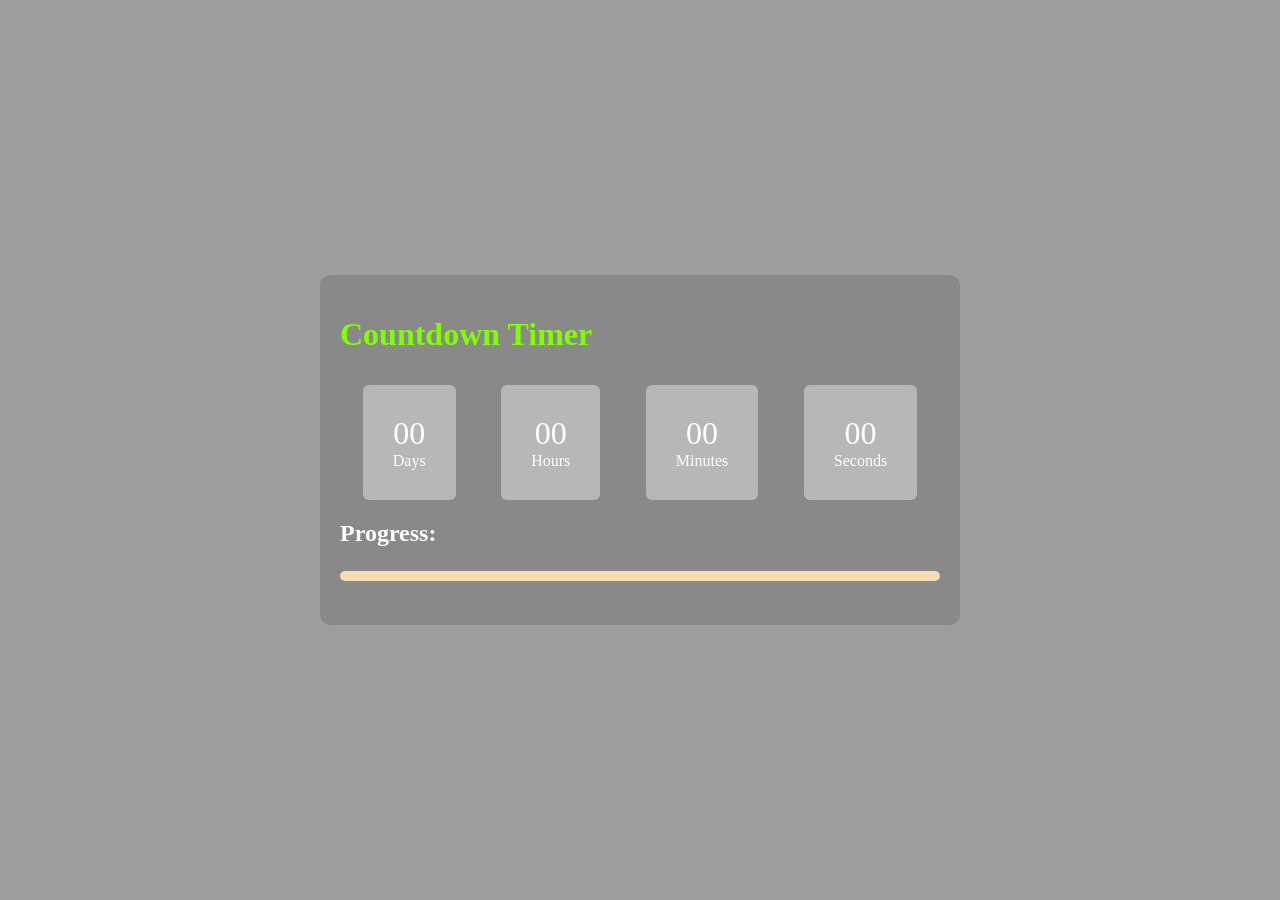
<file: countdown-miniapp/index.html>
<!DOCTYPE html>
<html lang="en">

<head>
    <meta charset="UTF-8">
    <meta name="viewport" content="width=device-width, initial-scale=1.0">
    <title>Countdown App</title>
    <style>
        body {
            background-color: #9e9c9c;
            color: white;
            display: flex;
            justify-content: center;
            align-items: center;
            margin: 0;
            height: 100vh;
        }

        .container {
            width: 80%;
            max-width: 600px;
            margin: 0 auto;
            background-color: #898989;
            padding: 20px;
            border-radius: 10px;
        }

        h1 {
            font-size: 2em;
            margin-bottom: 1em;
            color: chartreuse;
        }

        h2 {
            font-size: 1.5em;
            margin-bottom: 1em;
        }

        #countdown {
            display: flex;
            justify-content: space-around;
        }

        #countdown div {
            padding: 30px;
            border-radius: 6px;
            background-color: #b7b7b7;
            display: flex;
            flex-direction: column;
            text-align: center;
        }

        span {
            font-size: xx-large;
        }

        .progress-container {
            background: wheat;
            width: 100%;
            height: 10px;
            border-radius: 6px;
            margin-bottom: 1.5rem;
            overflow: hidden;
        }

        #progress-bar {
            background: chartreuse;
            width: 0%;
            height: 100%;
            border-radius: 6px;
            transition: width 1s ease-in-out;
        }
    </style>
</head>

<body>
    <div class="container">
        <!-- timer heading
        day/hr/min/sec blocks
        progress heading
        progress bar -->

        <h1>Countdown Timer</h1>

        <div id="countdown">
            <div><span id="days">00</span>Days</div>
            <div><span id="hours">00</span>Hours</div>
            <div><span id="minutes">00</span>Minutes</div>
            <div><span id="seconds">00</span>Seconds</div>
        </div>

        <h2>Progress:</h2>

        <div class="progress-container">
            <div id="progress-bar"></div>
        </div>
    </div>

    <script src="script.js"></script>
</body>

</html>
</file>
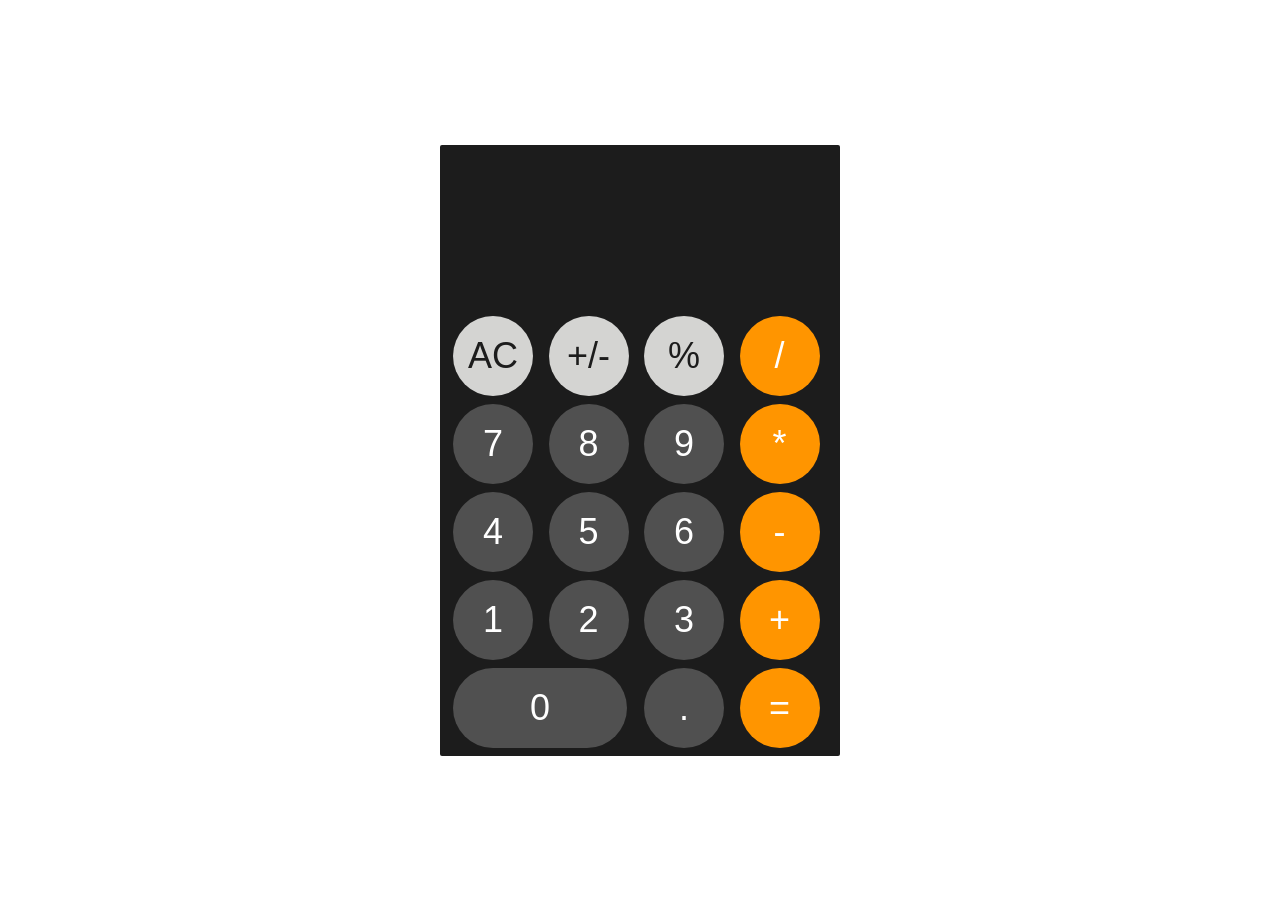
<file: js-calculator/index.html>
<!DOCTYPE html>
<html lang="en">

<head>
    <meta charset="UTF-8">
    <meta name="viewport" content="width=device-width, initial-scale=1.0">
    <title>Calculator</title>
    <link rel="stylesheet" href="style.css">
</head>

<body>
    <div id="calculator">
        <input type="text" id="display" readonly>
        <div id="buttons"></div>
    </div>

    <script src="script.js"></script>
</body>

</html>
</file>
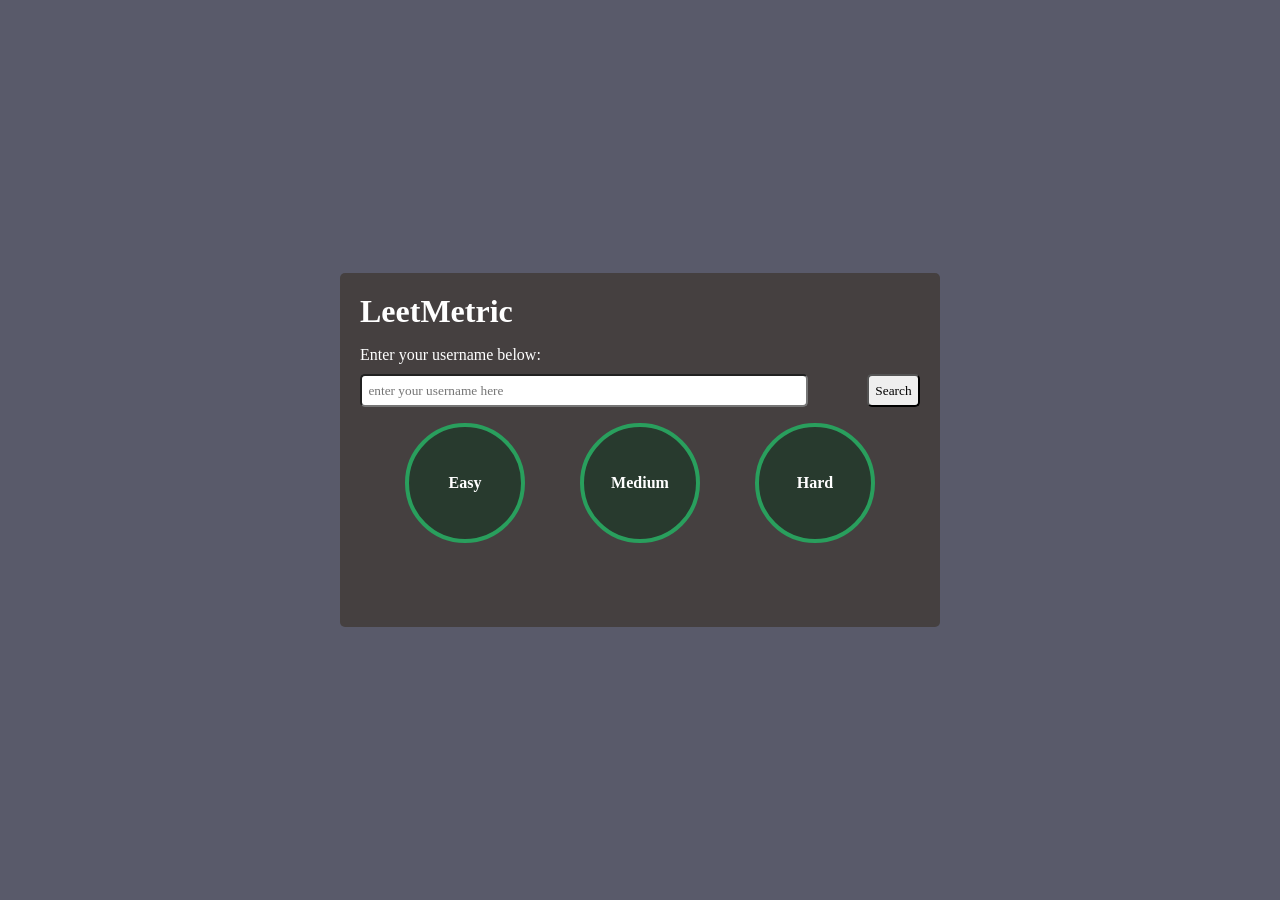
<file: js-leetcode-metrics/index.html>
<!DOCTYPE html>
<html lang="en">
<head>
    <meta charset="UTF-8">
    <meta name="viewport" content="width=device-width, initial-scale=1.0">
    <title>LeetMetric</title>
    <link rel="stylesheet" href="style.css">
</head>
<body>
    
    <div class="container">
        <!-- heading
        user
        stats -->
        <h1>LeetMetric</h1>

        <div class="user-container">
            <p>Enter your username below:</p>
            <div class="user-input-container">
                <input type="text" placeholder="enter your username here" id="user-input">
                <button id="search-btn">Search</button>
            </div>
        </div>

        <div class="stats-container">
            
            <div class="progress">

                <div class="progress-item">
                    <div class="easy-progress circle">
                        <span id="easy-label"></span>
                        <p>Easy</p>
                    </div>
                </div>

                <div class="progress-item ">
                    <div class="medium-progress circle">
                        <span id="medium-label"></span>
                        <p>Medium</p>
                    </div>
                </div>

                <div class="progress-item ">
                    <div class="hard-progress circle">
                        <span id="hard-label"></span>
                        <p>Hard</p>
                    </div>
                </div>

            </div>

            <div class="stats-cards">
                <!-- directly populate card here from the JS code -->
            </div>

        </div>

    </div>

    <script src="script.js"></script>
</body>
</html>
</file>
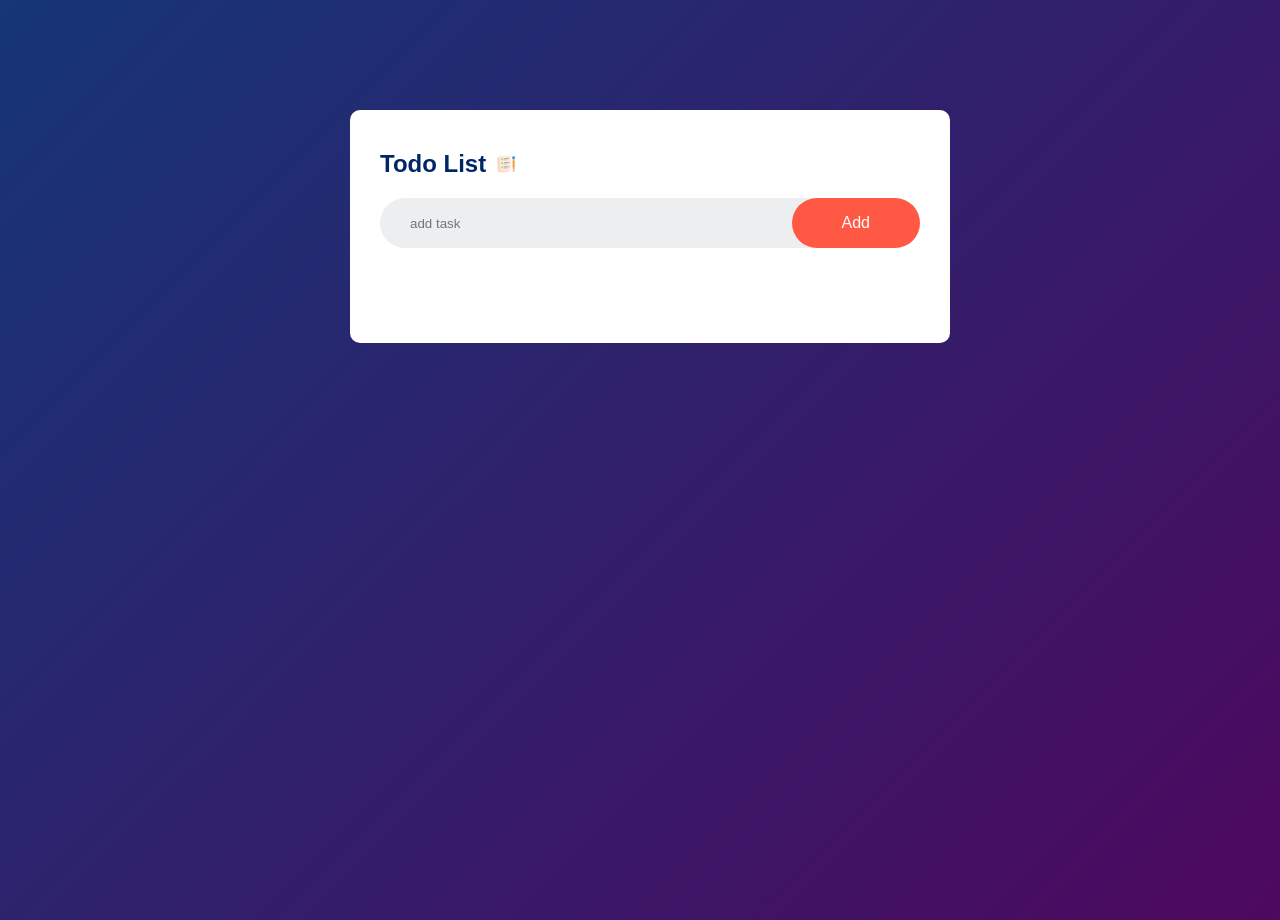
<file: js-todo-list/index.html>
<!DOCTYPE html>
<html lang="en">

<head>
    <meta charset="UTF-8">
    <meta name="viewport" content="width=device-width, initial-scale=1.0">
    <title>Todo List App</title>
    <link rel="stylesheet" href="style.css">
</head>

<body>
    <div class="container">
        <div class="todo-app">
            <h2>Todo List
                <img src="images/icon.png" alt="app-icon">
            </h2>

            <div class="row">
                <input type="text" id="input-box" placeholder="add task">
                <button onclick="addTask()"> Add </button>
            </div>

            <ul id="list-container">
                <!-- <li class="checked">Task 1</li>
                <li>Task 2</li>
                <li>Task 3</li> -->
            </ul>
        </div>
    </div>

    <script src="script.js"></script>
</body>

</html>
</file>
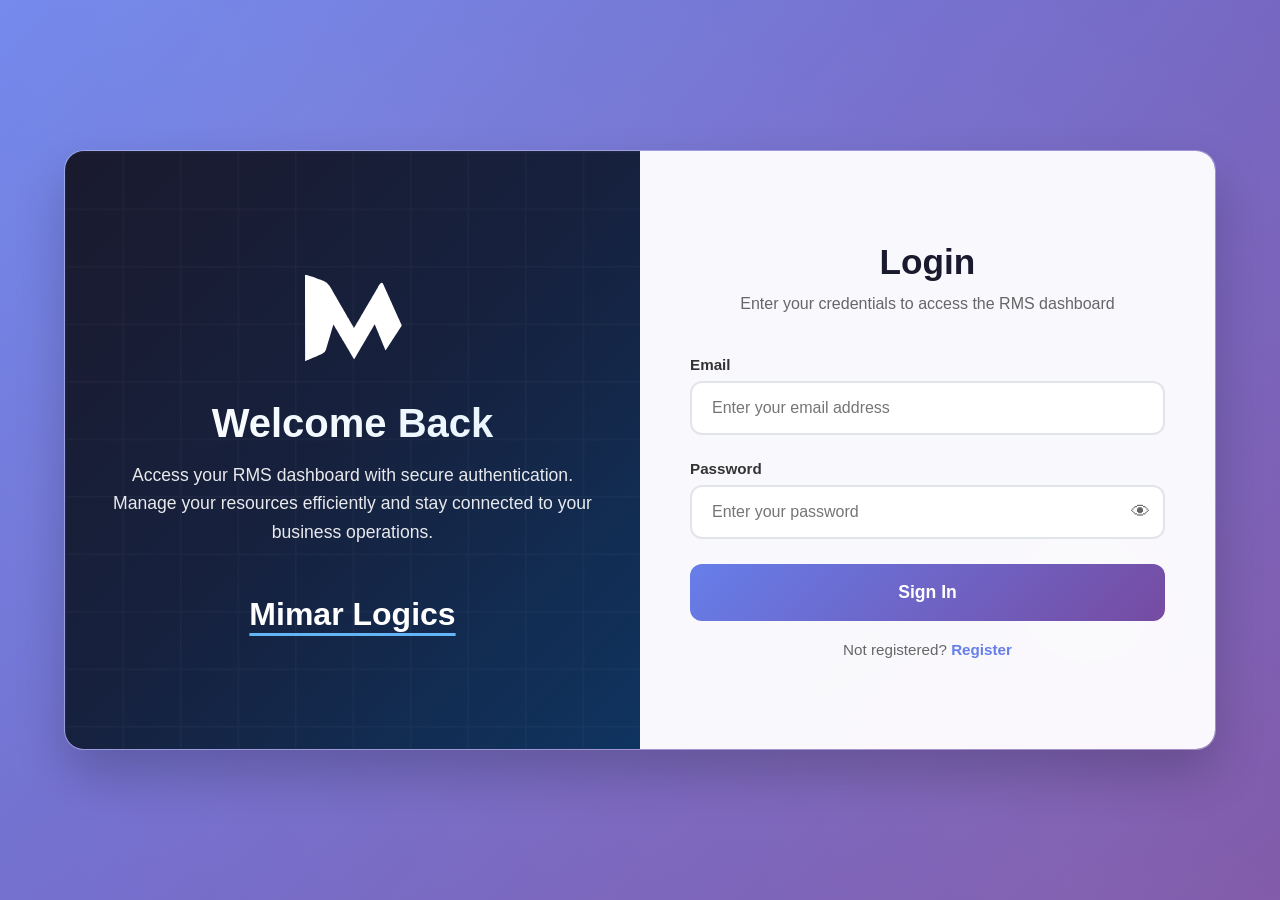
<file: login-ui/index.html>
<!DOCTYPE html>
<html lang="en">

<head>
    <meta charset="UTF-8">
    <meta name="viewport" content="width=device-width, initial-scale=1.0">
    <title>RMS-Login</title>
    <link rel="icon" href="./assets/favicon.svg" type="image/png" />
    <link rel="stylesheet" href="styles.css">
</head>

<body>

    <div class="bg-animation">
        <div class="floating-shapes">
            <div class="shape"></div>
            <div class="shape"></div>
            <div class="shape"></div>
        </div>
    </div>

    <div class="container">
        <div class="left-panel">
            <div>
                <img class="logo" src="./assets/logo-white.svg" alt="">
            </div>
            <div class="welcome-text">
                <h2>Welcome Back</h2>
                <p>Access your RMS dashboard with secure authentication. Manage your resources efficiently and stay
                    connected to your business operations.</p>
            </div>
            <div class="company-name">Mimar Logics</div>
        </div>

        <div class="right-panel">
            <div class="login-header">
                <h1>Login</h1>
                <p>Enter your credentials to access the RMS dashboard</p>
            </div>

            <form id="loginForm">
                <div class="form-group">
                    <label for="email">Email</label>
                    <div class="input-wrapper">
                        <input type="email" id="email" class="form-control" placeholder="Enter your email address"
                            required>
                    </div>
                </div>

                <div class="form-group">
                    <label for="password">Password</label>
                    <div class="input-wrapper">
                        <input type="password" id="password" class="form-control" placeholder="Enter your password"
                            required>
                        <button type="button" class="password-toggle" onclick="togglePassword()">👁</button>
                    </div>
                </div>

                <button type="submit" class="btn-primary" id="submitBtn">
                    <span id="btnText">Sign In</span>
                </button>

                <div class="register-link">
                    Not registered? <a href="#" onclick="showRegisterMessage()">Register</a>
                </div>
            </form>
        </div>
    </div>

    <script src="script.js"></script>
</body>

</html>
</file>
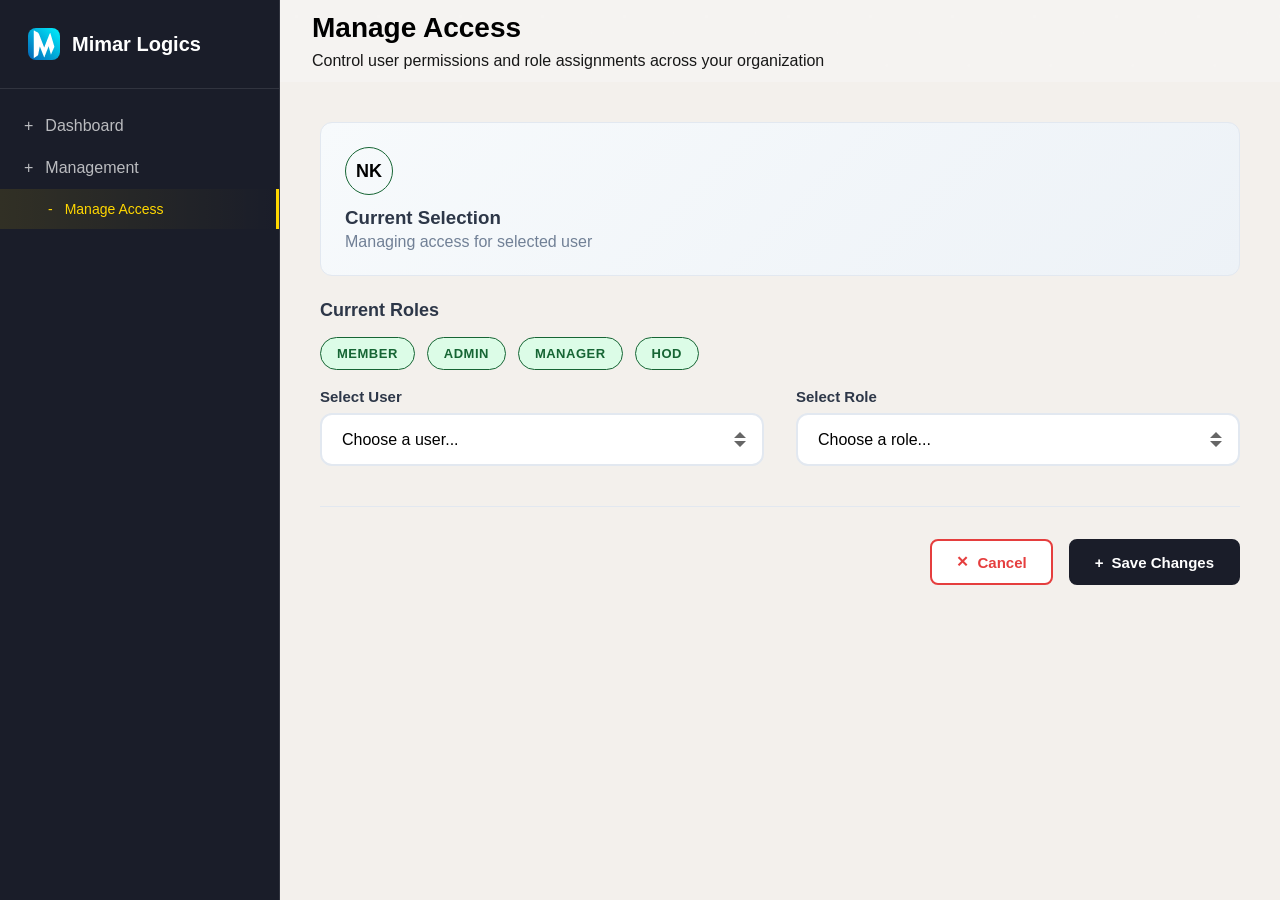
<file: rms-manage-access/index.html>
<!DOCTYPE html>
<html lang="en">

<head>
    <meta charset="UTF-8">
    <meta name="viewport" content="width=device-width, initial-scale=1.0">
    <title>Manage Access</title>
    <link rel="icon" href="./assets/favicon.svg" type="image/png" />
    <link rel="stylesheet" href="styles.css">
</head>

<body>
    <div class="sidebar">
        <div class="logo">
            <h1> 
                <div class="">
                    <img class="logo-icon" src="./assets/logo-white.svg" alt="">
                </div>
                Mimar Logics
            </h1>
        </div>
        <div class="nav-section">
            <div class="nav-item">
                <span>+</span> Dashboard
            </div>
            <div class="nav-item">
                <span>+</span> Management
            </div>
            <div class="nav-item sub-item active">
                <span>-</span> Manage Access
            </div>
        </div>
    </div>

    <div class="main-content">
        <div class="header">
            <h2>Manage Access</h2>
            <p>Control user permissions and role assignments across your organization</p>
        </div>

        <div class="content">
            <div class="user-card">
                <div class="user-avatar">NK</div>
                <h3 style="color: #2d3748; margin-bottom: 4px;">Current Selection</h3>
                <p style="color: #718096;">Managing access for selected user</p>
            </div>
            
            <div>
                <h3 style="color: #2d3748; margin-bottom: 16px; font-size: 18px;">Current Roles</h3>
                <div class="role-badges">
                    <div class="role-badge member">Member</div>
                    <div class="role-badge admin">Admin</div>
                    <div class="role-badge manager">Manager</div>
                    <div class="role-badge hod">HOD</div>
                </div>
            </div> <br>

            <div class="form-grid">
                <div class="form-group">
                    <label class="form-label">Select User</label>
                    <select class="form-select" id="userSelect" onclick="toggleDropdown('userDropdown')">
                        <option value="">Choose a user...</option>
                    </select>
                    <div class="dropdown-options" id="userDropdown">
                        <input type="text" class="dropdown-search" id="userSearch" placeholder="Search users..."
                            onkeyup="filterOptions('userDropdown', 'userSearch')">
                        <div class="dropdown-list">
                            <div class="dropdown-option" onclick="selectUser('Naveed Khan')">Naveed Khan</div>
                            <div class="dropdown-option" onclick="selectUser('Ahmed Ali')">Ahmed Ali</div>
                            <div class="dropdown-option" onclick="selectUser('Sarah Ahmed')">Sarah Ahmed</div>
                            <div class="dropdown-option" onclick="selectUser('Hassan Khan')">Hassan Khan</div>
                            <div class="dropdown-option" onclick="selectUser('Fatima Sheikh')">Fatima Sheikh</div>
                            <div class="dropdown-option" onclick="selectUser('Ali Raza')">Ali Raza</div>
                            <div class="dropdown-option" onclick="selectUser('Zara Khan')">Zara Khan</div>
                            <div class="dropdown-option" onclick="selectUser('Muhammad Usman')">Muhammad Usman</div>
                        </div>
                    </div>
                </div>

                <div class="form-group">
                    <label class="form-label">Select Role</label>
                    <select class="form-select" id="roleSelect" onclick="toggleDropdown('roleDropdown')">
                        <option value="">Choose a role...</option>
                    </select>
                    <div class="dropdown-options" id="roleDropdown">
                        <input type="text" class="dropdown-search" id="roleSearch" placeholder="Search roles..."
                            onkeyup="filterOptions('roleDropdown', 'roleSearch')">
                        <div class="dropdown-list">
                            <div class="dropdown-option" onclick="selectRole('Member')">Member</div>
                            <div class="dropdown-option" onclick="selectRole('Admin')">Admin</div>
                            <div class="dropdown-option" onclick="selectRole('Manager')">Manager</div>
                            <div class="dropdown-option" onclick="selectRole('HOD')">HOD</div>
                            <div class="dropdown-option" onclick="selectRole('Team Lead')">Team Lead</div>
                            <div class="dropdown-option" onclick="selectRole('Developer')">Developer</div>
                            <div class="dropdown-option" onclick="selectRole('Designer')">Designer</div>
                            <div class="dropdown-option" onclick="selectRole('Analyst')">Analyst</div>
                        </div>
                    </div>
                </div>
            </div>

            <!-- <div>
                <h3 style="color: #2d3748; margin-bottom: 16px; font-size: 18px;">Current Roles</h3>
                <div class="role-badges">
                    <div class="role-badge member">Member</div>
                    <div class="role-badge admin">Admin</div>
                    <div class="role-badge manager">Manager</div>
                    <div class="role-badge hod">HOD</div>
                </div>
            </div> -->

            <div class="action-buttons">
                <button class="btn btn-secondary">
                    <span>✕</span> Cancel
                </button>
                <button class="btn btn-primary">
                    <span>+</span> Save Changes
                </button>
            </div>
        </div>
    </div>

    <script src="script.js"></script>
</body>

</html>
</file>
<file: js-calculator/style.css>
* {
  margin: 0;
  padding: 0;
  box-sizing: border-box;
  font-family: "Gill Sans", "Gill Sans MT", Calibri, "Trebuchet MS", sans-serif;
}

html,
body {
  height: 100%;
  width: 100%;
}

body {
  /* background-color: lightseagreen; */
  /* background-color: rgb(32, 35, 37); */
  display: flex;
  align-items: center;
  justify-content: center;
}

#calculator {
  background-color: #1c1c1c;
  padding: 60px 5px 0px 5px;
  width: 400px;
  max-width: 400px;
  border-radius: 2px;
}

#display {
  background-color: #1c1c1c;
  color: white;
  text-align: center;
  font-size: 90px;
  border: none;
  outline: none;
  width: 100%;
  box-sizing: border-box;
}

#buttons {
  display: grid;
  grid-template-columns: repeat(4, 1fr);
  gap: 8px;
  padding: 8px;
}

#buttons button {
  width: 80px;
  height: 80px;
  background-color: #505050;
  color: white;

  /* pink theme */
  /* background-color: #ff6b6b ; */
  /* cyan theme */
  /* color: #00d4ff; */

  font-size: 36px;
  text-align: center;
  border-radius: 40px;
  border: none;
}

#buttons button:hover {
  /* background-color: #ff9aa2 ; */
  cursor: pointer;
  opacity: 70%;
}

#buttons button:active {
  opacity: 90%;
}
</file>
<file: js-leetcode-metrics/style.css>
*{
    margin: 0;
    padding: 0;
    box-sizing: border-box;
    font-family: 'Times New Roman', Times, serif;
}

body{
    background-color: rgb(89, 90, 106);
    color:white;
    height: 100vh;
    display: flex;
    justify-content: center;
    align-items: center;
}

.container{
    display: flex;
    flex-direction: column;
    gap: 1rem;
    background-color: rgb(69, 64, 64);
    padding: 20px;
    border-radius: 5px;
    width: 50%;
    max-width: 600px;
}

h1{
    font-size: 2rem;
}

.user-container{
    display: flex;
    flex-direction: column;
    gap: 10px;
    justify-content: start;
}

.user-input-container{
    display: flex;
    justify-content: space-between;
}

#user-input{
    width: 80%;
    padding: 0.4rem;
    border-radius: 5px;
}

#search-btn{
    padding: 0.4rem;
    border-radius: 5px;
}

.circle{
    width: 120px;
    height: 120px;
    border-radius: 50%;
    border: 4px solid #299f5d;
    position: relative;
    display: flex;
    align-items: center;
    justify-content: center;
    font-size: 1 rem;
    color: white;
    font-weight: 700;
    background: conic-gradient(#299f5d var(--progress-degree, 0%), #283a2e 0%);
    flex-direction: column;
}
.circle span{
    position: relative;
    z-index: 2;
}

.progress{
    display: flex;
    flex-direction: row;
    justify-content: space-evenly;
    flex-wrap: wrap;
    gap: 10px;
}

.stats-cards{
    margin-top: 2rem;
    margin-bottom: 2rem;
    display: flex;
    flex-wrap: wrap;
    gap: 10px;
    justify-content: space-evenly;
}

h4{
    font-size: 1rem;
}

.card{
    background-color: rgb(230, 146, 44);
    width: 40%;
    max-width: 290px;
    padding: 10px;
    border-radius: 10px;
    font-size: 1rem;
    min-height: 4rem;
}
</file>
<file: js-todo-list/style.css>
* {
    margin: 0;
    padding: 0;
    font-family: "Lucida Sans", "Lucida Sans Regular", "Lucida Grande", "Lucida Sans Unicode", Geneva, Verdana,
        sans-serif;
    block-size: border-box;
}

.container {
    width: 100%;
    height: 100vh;
    background: linear-gradient(135deg, #153677, #4e085f);
    padding: 10px;
}

.todo-app {
    width: 100%;
    max-width: 540px;
    background: white;
    margin: 100px auto 20px;
    padding: 40px 30px 70px;
    border-radius: 10px;
}

.todo-app h2 {
    color: #002765;
    display: flex;
    align-items: center;
    margin-bottom: 20px;
}

.todo-app h2 img {
    width: 20px;
    margin-left: 10px;
}

.row {
    display: flex;
    align-items: center;
    justify-content: space-between;
    background: #edeef0;
    border-radius: 30px;
    padding-left: 20px;
    margin-bottom: 25px;
}

input {
    flex: 1;
    border: none;
    outline: none;
    background: transparent;
    padding: 10px;
    font-weight: 14px;
}

button {
    border: none;
    outline: none;
    padding: 16px 50px;
    background: #ff5945;
    color: #fff;
    font-size: 16px;
    cursor: pointer;
    border-radius: 40px;
}

ul li {
    list-style: none;
    font-size: 17px;
    padding: 12px 8px 12px 50px;
    user-select: none;
    cursor: pointer;
    position: relative;
}

ul li::before {
    content: "";
    position: absolute;
    height: 28px;
    width: 28px;
    border-radius: 50%;
    background-image: url(images/unchecked.png);
    background-size: cover;
    background-position: center;
    top: 12px;
    left: 8px;
}

ul li.checked {
    color: #555;
    text-decoration: line-through;
}

ul li.checked::before {
    background-image: url(images/checked.png);
}

ul li span {
    position: absolute;
    right: 0;
    top: 5px;
    width: 40px;
    height: 40px;
    font-size: 22px;
    color: #555;
    line-height: 40px;
    text-align: center;
    border-radius: 50%;
}

ul li span:hover {
    background: #edeef0;
}
</file>
<file: login-ui/styles.css>
* {
  margin: 0;
  padding: 0;
  box-sizing: border-box;
}

body {
  font-family: -apple-system, BlinkMacSystemFont, "Segoe UI", Roboto, Oxygen,
    Ubuntu, Cantarell, sans-serif;
  background: linear-gradient(135deg, #667eea 0%, #764ba2 100%);
  min-height: 100vh;
  display: flex;
  align-items: center;
  justify-content: center;
  position: relative;
}

/* Animated background elements */
.bg-animation {
  position: absolute;
  top: 0;
  left: 0;
  width: 100%;
  height: 100%;
  overflow: hidden;
  z-index: 0;
}

.bg-animation::before {
  content: "";
  position: absolute;
  top: -50%;
  left: -50%;
  width: 200%;
  height: 200%;
  background: linear-gradient(
    45deg,
    transparent,
    rgba(255, 255, 255, 0.1),
    transparent
  );
  animation: rotate 20s linear infinite;
}

.floating-shapes {
  position: absolute;
  width: 100%;
  height: 100%;
}

.shape {
  position: absolute;
  background: rgba(255, 255, 255, 0.1);
  border-radius: 50%;
  animation: float 6s ease-in-out infinite;
}

.shape:nth-child(1) {
  width: 80px;
  height: 80px;
  top: 20%;
  left: 10%;
  animation-delay: 0s;
}

.shape:nth-child(2) {
  width: 120px;
  height: 120px;
  top: 60%;
  right: 10%;
  animation-delay: 2s;
}

.shape:nth-child(3) {
  width: 60px;
  height: 60px;
  bottom: 20%;
  left: 20%;
  animation-delay: 4s;
}

@keyframes rotate {
  0% {
    transform: rotate(0deg);
  }
  100% {
    transform: rotate(360deg);
  }
}

@keyframes float {
  0%,
  100% {
    transform: translateY(0px) rotate(0deg);
  }
  50% {
    transform: translateY(-20px) rotate(180deg);
  }
}

.container {
  position: relative;
  z-index: 1;
  display: grid;
  grid-template-columns: 1fr 1fr;
  max-width: 1200px;
  width: 90%;
  height: 600px;
  background: rgba(255, 255, 255, 0.1);
  backdrop-filter: blur(20px);
  border-radius: 20px;
  border: 1px solid rgba(255, 255, 255, 0.2);
  box-shadow: 0 25px 50px rgba(0, 0, 0, 0.2);
  overflow: hidden;
  animation: slideUp 0.8s ease-out;
}

@keyframes slideUp {
  from {
    opacity: 0;
    transform: translateY(50px);
  }
  to {
    opacity: 1;
    transform: translateY(0);
  }
}

.left-panel {
  background: linear-gradient(135deg, #1a1a2e 0%, #16213e 50%, #0f3460 100%);
  position: relative;
  display: flex;
  flex-direction: column;
  justify-content: center;
  align-items: center;
  color: white;
  padding: 60px 40px;
  overflow: hidden;
}

.left-panel::before {
  content: "";
  position: absolute;
  top: 0;
  left: 0;
  right: 0;
  bottom: 0;
  background: url('data:image/svg+xml,<svg xmlns="http://www.w3.org/2000/svg" viewBox="0 0 100 100"><defs><pattern id="grid" width="10" height="10" patternUnits="userSpaceOnUse"><path d="M 10 0 L 0 0 0 10" fill="none" stroke="rgba(255,255,255,0.1)" stroke-width="0.5"/></pattern></defs><rect width="100" height="100" fill="url(%23grid)"/></svg>');
  opacity: 0.3;
}

.logo {
  width: 150px;
  height: 100px;
  position: relative;
  z-index: 2;
  margin-bottom: 30px;
  background: linear-gradient(45deg, #fff, #64b5f6);
  -webkit-background-clip: text;
  -webkit-text-fill-color: transparent;
  background-clip: text;
  animation: glow 2s ease-in-out infinite alternate;
}

@keyframes glow {
  from {
    filter: drop-shadow(0 0 10px rgba(100, 181, 246, 0.5));
  }
  to {
    filter: drop-shadow(0 0 20px rgba(100, 181, 246, 0.8));
  }
}

.welcome-text {
  position: relative;
  z-index: 2;
  text-align: center;
  margin-bottom: 20px;
}

.welcome-text h2 {
  font-size: 2.5rem;
  font-weight: 700;
  margin-bottom: 15px;
  background: linear-gradient(45deg, #fff, #e3f2fd);
  -webkit-background-clip: text;
  -webkit-text-fill-color: transparent;
  background-clip: text;
}

.welcome-text p {
  font-size: 1.1rem;
  opacity: 0.9;
  line-height: 1.6;
  font-weight: 300;
}

.company-name {
  position: relative;
  z-index: 2;
  font-size: 2rem;
  font-weight: 600;
  text-decoration: underline;
  text-decoration-color: #64b5f6;
  text-underline-offset: 8px;
  margin-top: 30px;
}

.right-panel {
  background: rgba(255, 255, 255, 0.95);
  backdrop-filter: blur(10px);
  padding: 60px 50px;
  display: flex;
  flex-direction: column;
  justify-content: center;
}

.login-header {
  text-align: center;
  margin-bottom: 40px;
}

.login-header h1 {
  font-size: 2.2rem;
  font-weight: 700;
  color: #1a1a2e;
  margin-bottom: 10px;
}

.login-header p {
  color: #666;
  font-size: 1rem;
  line-height: 1.5;
}

.form-group {
  margin-bottom: 25px;
  position: relative;
}

.form-group label {
  display: block;
  margin-bottom: 8px;
  font-weight: 600;
  color: #333;
  font-size: 0.95rem;
}

.input-wrapper {
  position: relative;
}

.form-control {
  width: 100%;
  padding: 16px 20px;
  border: 2px solid #e1e5e9;
  border-radius: 12px;
  font-size: 1rem;
  transition: all 0.3s ease;
  background: rgba(255, 255, 255, 0.8);
  backdrop-filter: blur(5px);
}

.form-control:focus {
  outline: none;
  border-color: #667eea;
  box-shadow: 0 0 0 3px rgba(102, 126, 234, 0.1);
  transform: translateY(-2px);
}

.password-toggle {
  position: absolute;
  right: 15px;
  top: 50%;
  transform: translateY(-50%);
  background: none;
  border: none;
  color: #666;
  cursor: pointer;
  font-size: 1.2rem;
  transition: color 0.3s ease;
}

.password-toggle:hover {
  color: #667eea;
}

.btn-primary {
  width: 100%;
  padding: 18px;
  background: linear-gradient(135deg, #667eea 0%, #764ba2 100%);
  color: white;
  border: none;
  border-radius: 12px;
  font-size: 1.1rem;
  font-weight: 600;
  cursor: pointer;
  transition: all 0.3s ease;
  position: relative;
  overflow: hidden;
  margin-bottom: 20px;
}

.btn-primary::before {
  content: "";
  position: absolute;
  top: 0;
  left: -100%;
  width: 100%;
  height: 100%;
  background: linear-gradient(
    90deg,
    transparent,
    rgba(255, 255, 255, 0.2),
    transparent
  );
  transition: left 0.5s;
}

.btn-primary:hover {
  transform: translateY(-2px);
  box-shadow: 0 10px 25px rgba(102, 126, 234, 0.3);
}

.btn-primary:hover::before {
  left: 100%;
}

.register-link {
  text-align: center;
  color: #666;
  font-size: 0.95rem;
}

.register-link a {
  color: #667eea;
  text-decoration: none;
  font-weight: 600;
  transition: color 0.3s ease;
}

.register-link a:hover {
  color: #764ba2;
  text-decoration: underline;
}

/* Responsive Design */
@media (max-width: 768px) {
  .container {
    grid-template-columns: 1fr;
    height: auto;
    margin: 20px;
  }

  .left-panel {
    padding: 40px 30px;
  }

  .welcome-text h2 {
    font-size: 2rem;
  }

  .company-name {
    font-size: 1.5rem;
  }

  .right-panel {
    padding: 40px 30px;
  }

  .login-header h1 {
    font-size: 1.8rem;
  }
}

/* Loading animation */
.loading {
  display: inline-block;
  width: 20px;
  height: 20px;
  border: 3px solid rgba(255, 255, 255, 0.3);
  border-radius: 50%;
  border-top-color: #fff;
  animation: spin 1s ease-in-out infinite;
}

@keyframes spin {
  to {
    transform: rotate(360deg);
  }
}
</file>
<file: rms-manage-access/styles.css>
* {
  margin: 0;
  padding: 0;
  box-sizing: border-box;
}

body {
  font-family: -apple-system, BlinkMacSystemFont, "Segoe UI", Roboto, sans-serif;
  background: #f5f5f5;
  min-height: 100vh;
  display: flex;
}

.sidebar {
  width: 280px;
  background: #1a1d29;
  border-right: 1px solid rgba(255, 255, 255, 0.1);
  display: flex;
  flex-direction: column;
  transition: all 0.3s ease;
}

.logo {
  padding: 28px;
  border-bottom: 1px solid rgba(255, 255, 255, 0.1);
}

.logo h1 {
  color: white;
  font-size: 20px;
  font-weight: 600;
  display: flex;
  align-items: center;
  gap: 12px;
}

.logo-icon {
  width: 32px;
  height: 32px;
  background: linear-gradient(45deg, #0362b5 0%, #00f2fe 100%);
  border-radius: 8px;
  display: flex;
  align-items: center;
  justify-content: center;
  font-weight: bold;
  color: white;
}

.nav-section {
  padding: 16px 0;
}

.nav-item {
  padding: 12px 24px;
  color: rgba(255, 255, 255, 0.7);
  cursor: pointer;
  transition: all 0.3s ease;
  display: flex;
  align-items: center;
  gap: 12px;
  font-weight: 500;
}

.nav-item:hover {
  background: rgba(255, 255, 255, 0.1);
  color: white;
  transform: translateX(4px);
}

.nav-item.active {
  background: linear-gradient(
    90deg,
    rgba(79, 172, 254, 0.2) 0%,
    transparent 100%
  );
  border-right: 3px solid #4facfe;
  color: #4facfe;
}

.nav-item.sub-item {
  padding-left: 48px;
  font-size: 14px;
}

.nav-item.sub-item.active {
  color: #ffd700;
  background: linear-gradient(
    90deg,
    rgba(255, 215, 0, 0.1) 0%,
    transparent 100%
  );
  border-right-color: #ffd700;
}

.main-content {
  flex: 1;
  background: #f3f0ec;
  margin: 0;
  border-radius: 0;
  box-shadow: none;
  overflow: hidden;
}

.header {
  background: #1a1d29;
  /* background-color: rgb(255, 247, 247); */
  background-color: #f5f3f1;
  /* color: white; */
  color: black;
  padding: 12px 32px;
  position: relative;
  overflow: hidden;
}

.header::before {
  content: "";
  position: absolute;
  top: 0;
  left: 0;
  right: 0;
  bottom: 0;
  background: url('data:image/svg+xml,<svg xmlns="http://www.w3.org/2000/svg" viewBox="0 0 100 100"><circle cx="20" cy="20" r="2" fill="rgba(255,255,255,0.1)"/><circle cx="80" cy="40" r="1" fill="rgba(255,255,255,0.1)"/><circle cx="40" cy="80" r="1.5" fill="rgba(255,255,255,0.1)"/></svg>');
  animation: float 20s infinite linear;
}

@keyframes float {
  0% {
    transform: translateY(0px);
  }
  50% {
    transform: translateY(-10px);
  }
  100% {
    transform: translateY(0px);
  }
}

.header h2 {
  font-size: 28px;
  font-weight: 700;
  margin-bottom: 8px;
  position: relative;
  z-index: 1;
}

.header p {
  font-size: 16px;
  opacity: 0.9;
  position: relative;
  z-index: 1;
}

.content {
  padding: 40px;
}

.form-grid {
  display: grid;
  grid-template-columns: 1fr 1fr;
  gap: 32px;
  margin-bottom: 32px;
}

.form-group {
  position: relative;
}

.form-label {
  display: block;
  font-weight: 600;
  color: #2d3748;
  margin-bottom: 8px;
  font-size: 15px;
}

.form-select {
  width: 100%;
  padding: 16px 20px;
  border: 2px solid #e2e8f0;
  border-radius: 12px;
  font-size: 16px;
  background: white;
  transition: all 0.3s ease;
  appearance: none;
  cursor: pointer;
  background-image: url('data:image/svg+xml;charset=US-ASCII,<svg xmlns="http://www.w3.org/2000/svg" viewBox="0 0 4 5"><path fill="%23666" d="M2 0L0 2h4zm0 5L0 3h4z"/></svg>');
  background-repeat: no-repeat;
  background-position: right 16px center;
  background-size: 12px;
}

.form-select:focus {
  outline: none;
  border-color: #4facfe;
  box-shadow: 0 0 0 3px rgba(79, 172, 254, 0.1);
  transform: translateY(-2px);
}

.role-badges {
  display: flex;
  gap: 12px;
  flex-wrap: wrap;
  margin-top: 16px;
}

.role-badge {
  padding: 8px 16px;
  border-radius: 20px;
  font-size: 13px;
  font-weight: 600;
  border: 2px solid transparent;
  cursor: pointer;
  transition: all 0.3s ease;
  text-transform: uppercase;
  letter-spacing: 0.5px;
}

.role-badge.member {
  /* background: linear-gradient(45deg, #48bb78, #38a169); */
  color: white;
  background-color: #dcfce7;
  color: #166534;
  border: 1px solid #166534;
  font-weight: bold;
}

.role-badge.admin {
  /* background: linear-gradient(45deg, #ed8936, #dd6b20); */
  /* color: white; */

  background-color: #dcfce7;
  color: #166534;
  border: 1px solid #166534;
  font-weight: bold;
}

.role-badge.manager {
  /* background: linear-gradient(45deg, #4299e1, #3182ce); */
  /* color: white; */
  background-color: #dcfce7;
  color: #166534;
  border: 1px solid #166534;
  font-weight: bold;
}

.role-badge.hod {
  /* background: linear-gradient(45deg, #9f7aea, #805ad5); */
  /* color: white; */
  background-color: #dcfce7;
  color: #166534;
  border: 1px solid #166534;
  font-weight: bold;
}

.role-badge:hover {
  transform: translateY(-2px);
  box-shadow: 0 8px 16px rgba(0, 0, 0, 0.2);
}

.dropdown-options {
  position: absolute;
  top: 100%;
  left: 0;
  right: 0;
  background: white;
  border: 2px solid #e2e8f0;
  border-top: none;
  border-radius: 0 0 12px 12px;
  box-shadow: 0 10px 25px rgba(0, 0, 0, 0.15);
  z-index: 10;
  max-height: 240px;
  overflow: hidden;
  display: none;
}

.dropdown-options.show {
  display: block;
  animation: slideDown 0.3s ease;
}

.dropdown-search {
  padding: 12px 16px;
  border: none;
  border-bottom: 2px solid #f1f5f9;
  width: 100%;
  font-size: 14px;
  outline: none;
  background: #f8fafc;
}

.dropdown-search:focus {
  /* border-bottom-color: #4facfe; */
  border-bottom-color: #166534;
  background: white;
}

.dropdown-list {
  max-height: 180px;
  overflow-y: auto;
}

@keyframes slideDown {
  from {
    opacity: 0;
    transform: translateY(-10px);
  }
  to {
    opacity: 1;
    transform: translateY(0);
  }
}

.dropdown-option {
  padding: 12px 20px;
  cursor: pointer;
  transition: all 0.2s ease;
  border-bottom: 1px solid #f7fafc;
}

.dropdown-option:hover {
  background: #f7fafc;
  /* color: #4facfe; */
  color: #166534;
}

.dropdown-option:last-child {
  border-bottom: none;
}

.dropdown-option.hidden {
  display: none;
}

.action-buttons {
  display: flex;
  gap: 16px;
  justify-content: flex-end;
  margin-top: 40px;
  padding-top: 32px;
  border-top: 1px solid #e2e8f0;
}

.btn {
  padding: 12px 24px;
  border-radius: 8px;
  font-weight: 600;
  font-size: 15px;
  cursor: pointer;
  transition: all 0.3s ease;
  border: none;
  display: flex;
  align-items: center;
  gap: 8px;
}

.btn-primary {
  background: #1a1d29;
  color: white;
  border: 2px solid #1a1d29;
}

.btn-primary:hover {
  background: #2a2d39;
  border-color: #2a2d39;
  transform: translateY(-1px);
  box-shadow: 0 4px 12px rgba(26, 29, 41, 0.3);
}

.btn-secondary {
  background: white;
  color: #e53e3e;
  border: 2px solid #e53e3e;
}

.btn-secondary:hover {
  background: #e53e3e;
  color: white;
  transform: translateY(-1px);
  box-shadow: 0 4px 12px rgba(229, 62, 62, 0.3);
}

.user-card {
  background: linear-gradient(135deg, #f7fafc 0%, #edf2f7 100%);
  border-radius: 12px;
  padding: 24px;
  margin-bottom: 24px;
  border: 1px solid #e2e8f0;
}

.user-avatar {
  width: 48px;
  height: 48px;
  border-radius: 50%;
  /* background: linear-gradient(45deg, #4facfe 0%, #00f2fe 100%); */
  /* background-color: #166534; */
  border: 1px solid #166534;
  display: flex;
  align-items: center;
  justify-content: center;
  /* color: white; */
  color: black;
  font-weight: bold;
  font-size: 18px;
  margin-bottom: 12px;
}

@media (max-width: 768px) {
  .form-grid {
    grid-template-columns: 1fr;
    gap: 20px;
  }

  .sidebar {
    width: 100%;
    position: fixed;
    height: 100vh;
    z-index: 1000;
    transform: translateX(-100%);
  }

  .main-content {
    margin: 10px;
  }

  .content {
    padding: 20px;
  }
}
</file>
